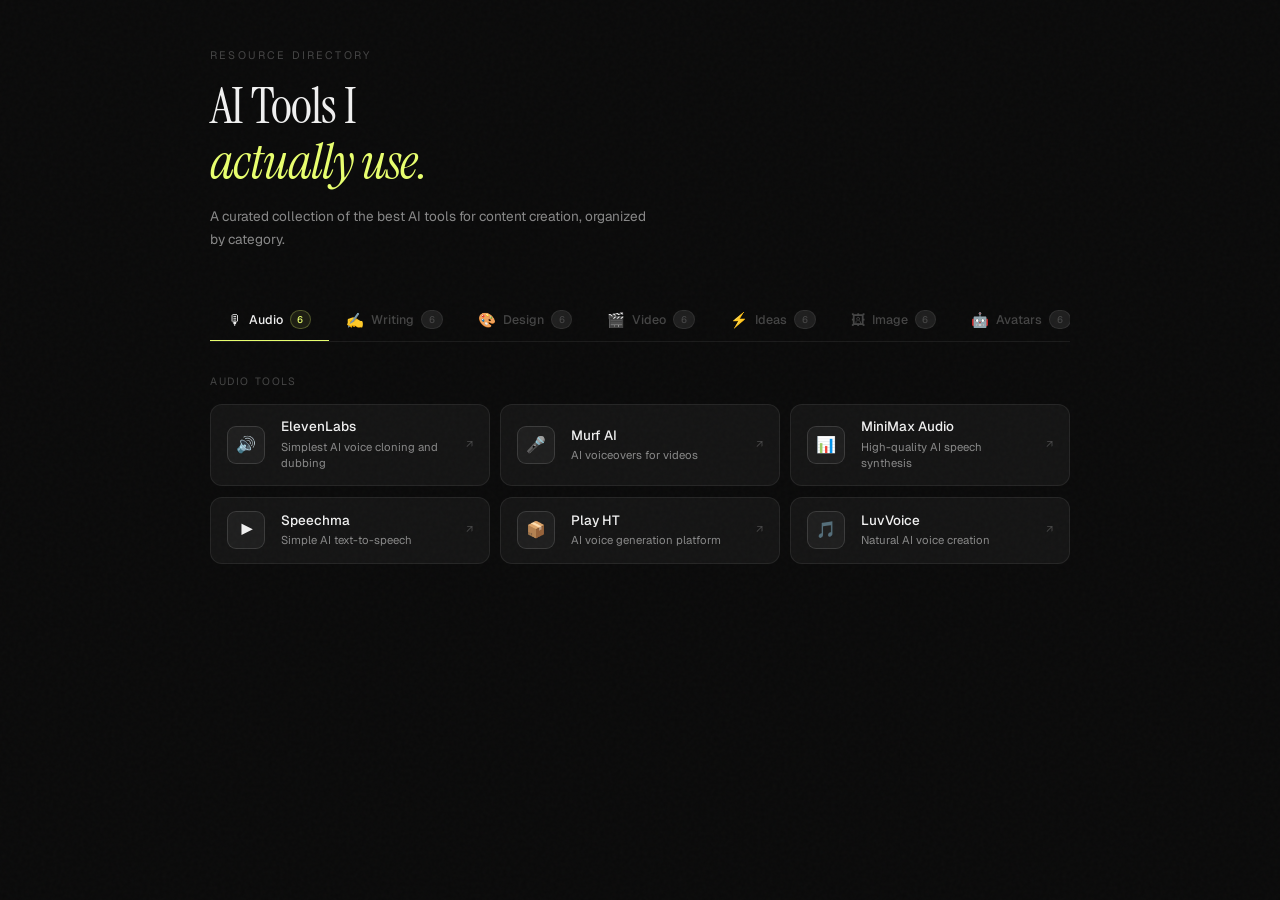
<file: ai-tools-directory.html>
<!DOCTYPE html>
<html lang="en">

<head>
  <meta charset="UTF-8">
  <meta name="viewport" content="width=device-width, initial-scale=1.0">
  <title>AI Tools Directory — JRG Portfolio</title>
  <link rel="preconnect" href="https://fonts.googleapis.com">
  <link
    href="https://fonts.googleapis.com/css2?family=Instrument+Serif:ital@0;1&family=Geist:wght@300;400;500;600&display=swap"
    rel="stylesheet">
  <style>
    *,
    *::before,
    *::after {
      box-sizing: border-box;
      margin: 0;
      padding: 0;
    }

    :root {
      --bg: #0a0a0a;
      --surface: #141414;
      --surface2: #1e1e1e;
      --surface3: #252525;
      --border: rgba(255, 255, 255, 0.07);
      --border2: rgba(255, 255, 255, 0.13);
      --text: #f0f0f0;
      --text2: #888;
      --text3: #444;
      --accent: #e8ff6e;
      --accent-fg: #0a0a0a;
      --accent-dim: rgba(232, 255, 110, 0.08);
      --accent-glow: rgba(232, 255, 110, 0.15);
      --radius: 12px;
    }

    html {
      scroll-behavior: smooth;
    }

    body {
      background: var(--bg);
      color: var(--text);
      font-family: 'Geist', sans-serif;
      font-weight: 400;
      -webkit-font-smoothing: antialiased;
      min-height: 100vh;
      padding: 3rem 1.5rem;
    }

    body::after {
      content: '';
      position: fixed;
      inset: 0;
      background-image: url("data:image/svg+xml,%3Csvg viewBox='0 0 256 256' xmlns='http://www.w3.org/2000/svg'%3E%3Cfilter id='n'%3E%3CfeTurbulence type='fractalNoise' baseFrequency='0.9' numOctaves='4' stitchTiles='stitch'/%3E%3C/filter%3E%3Crect width='100%25' height='100%25' filter='url(%23n)' opacity='0.025'/%3E%3C/svg%3E");
      pointer-events: none;
      z-index: 9000;
    }

    /* ── WRAPPER ── */
    .directory-wrap {
      max-width: 860px;
      margin: 0 auto;
      position: relative;
      z-index: 1;
    }

    /* ── PAGE HEADER ── */
    .page-header {
      margin-bottom: 3rem;
    }

    .page-eyebrow {
      font-size: 0.68rem;
      letter-spacing: 0.2em;
      text-transform: uppercase;
      color: var(--text3);
      margin-bottom: 1rem;
    }

    .page-title {
      font-family: 'Instrument Serif', serif;
      font-size: clamp(2rem, 5vw, 3.2rem);
      font-weight: 400;
      line-height: 1.1;
      letter-spacing: -0.02em;
    }

    .page-title em {
      font-style: italic;
      color: var(--accent);
    }

    .page-sub {
      font-size: 0.85rem;
      color: var(--text2);
      line-height: 1.7;
      margin-top: 0.9rem;
      max-width: 440px;
    }

    /* ── CATEGORY TABS ── */
    .cat-tabs-wrap {
      display: flex;
      gap: 0;
      margin-bottom: 0;
      overflow-x: auto;
      scrollbar-width: none;
      border-bottom: 1px solid var(--border);
    }

    .cat-tabs-wrap::-webkit-scrollbar {
      display: none;
    }

    .cat-tab {
      display: inline-flex;
      align-items: center;
      gap: 7px;
      padding: 0.7rem 1.1rem;
      font-family: 'Geist', sans-serif;
      font-size: 0.78rem;
      font-weight: 500;
      color: var(--text3);
      background: none;
      border: none;
      border-bottom: 2px solid transparent;
      cursor: pointer;
      transition: color 0.2s, border-color 0.2s;
      white-space: nowrap;
      margin-bottom: -1px;
    }

    .cat-tab:hover {
      color: var(--text2);
    }

    .cat-tab.active {
      color: var(--text);
      border-bottom-color: var(--accent);
    }

    .cat-tab .tab-icon {
      font-size: 0.9rem;
    }

    .cat-tab .tab-count {
      font-size: 0.6rem;
      background: var(--surface2);
      border: 1px solid var(--border);
      border-radius: 999px;
      padding: 0.1rem 0.42rem;
      color: var(--text3);
      transition: background 0.2s, color 0.2s, border-color 0.2s;
    }

    .cat-tab.active .tab-count {
      background: var(--accent-dim);
      border-color: rgba(232, 255, 110, 0.25);
      color: var(--accent);
    }

    /* ── PANELS ── */
    .cat-panel {
      display: none;
      padding-top: 1.8rem;
    }

    .cat-panel.active {
      display: block;
      animation: fadeUp 0.3s ease both;
    }

    @keyframes fadeUp {
      from {
        opacity: 0;
        transform: translateY(8px)
      }

      to {
        opacity: 1;
        transform: translateY(0)
      }
    }

    /* ── TOOLS GRID ── */
    .tools-grid {
      display: grid;
      grid-template-columns: repeat(auto-fill, minmax(260px, 1fr));
      gap: 0.65rem;
    }

    /* ── TOOL CARD ── */
    .tool-card {
      display: flex;
      align-items: center;
      gap: 1rem;
      padding: 0.85rem 1rem;
      background: var(--surface);
      border: 1px solid var(--border);
      border-radius: var(--radius);
      text-decoration: none;
      color: inherit;
      transition: border-color 0.2s, background 0.2s, transform 0.15s;
      position: relative;
      overflow: hidden;
      cursor: pointer;
    }

    .tool-card::before {
      content: '';
      position: absolute;
      inset: 0;
      background: linear-gradient(135deg, var(--accent-dim) 0%, transparent 55%);
      opacity: 0;
      transition: opacity 0.2s;
    }

    .tool-card:hover {
      border-color: var(--border2);
      background: #111;
      transform: translateY(-1px);
      box-shadow: 0 8px 24px rgba(0, 0, 0, 0.4);
    }

    .tool-card:hover::before {
      opacity: 1;
    }

    /* icon */
    .tool-icon {
      width: 38px;
      height: 38px;
      border-radius: 9px;
      background: var(--surface2);
      border: 1px solid var(--border2);
      display: flex;
      align-items: center;
      justify-content: center;
      font-size: 1rem;
      flex-shrink: 0;
      position: relative;
      z-index: 1;
      overflow: hidden;
    }

    .tool-icon img {
      width: 22px;
      height: 22px;
      object-fit: contain;
    }

    .tool-icon span {
      font-size: 1rem;
      line-height: 1;
    }

    /* text */
    .tool-info {
      flex: 1;
      min-width: 0;
      position: relative;
      z-index: 1;
    }

    .tool-name {
      font-size: 0.84rem;
      font-weight: 500;
      color: var(--text);
      line-height: 1.3;
      margin-bottom: 0.18rem;
      white-space: nowrap;
      overflow: hidden;
      text-overflow: ellipsis;
    }

    .tool-desc {
      font-size: 0.71rem;
      color: var(--text2);
      line-height: 1.45;
    }

    /* arrow */
    .tool-arrow {
      flex-shrink: 0;
      color: var(--text3);
      font-size: 0.7rem;
      transition: color 0.2s, transform 0.2s;
      position: relative;
      z-index: 1;
    }

    .tool-card:hover .tool-arrow {
      color: var(--accent);
      transform: translate(2px, -2px);
    }

    /* ── SECTION LABEL ── */
    .section-label {
      font-size: 0.66rem;
      letter-spacing: 0.15em;
      text-transform: uppercase;
      color: var(--text3);
      margin-bottom: 1rem;
      margin-top: 0.2rem;
    }
  </style>
</head>

<body>
  <div class="directory-wrap">

    <!-- Header -->
    <div class="page-header">
      <div class="page-eyebrow">Resource Directory</div>
      <h1 class="page-title">AI Tools I<br><em>actually use.</em></h1>
      <p class="page-sub">A curated collection of the best AI tools for content creation, organized by category.</p>
    </div>

    <!-- Category Tabs -->
    <div class="cat-tabs-wrap">
      <button class="cat-tab active" onclick="switchTab('audio', this)">
        <span class="tab-icon">🎙</span> Audio <span class="tab-count">6</span>
      </button>
      <button class="cat-tab" onclick="switchTab('writing', this)">
        <span class="tab-icon">✍️</span> Writing <span class="tab-count">6</span>
      </button>
      <button class="cat-tab" onclick="switchTab('design', this)">
        <span class="tab-icon">🎨</span> Design <span class="tab-count">6</span>
      </button>
      <button class="cat-tab" onclick="switchTab('video', this)">
        <span class="tab-icon">🎬</span> Video <span class="tab-count">6</span>
      </button>
      <button class="cat-tab" onclick="switchTab('ideas', this)">
        <span class="tab-icon">⚡</span> Ideas <span class="tab-count">6</span>
      </button>
      <button class="cat-tab" onclick="switchTab('image', this)">
        <span class="tab-icon">🖼</span> Image <span class="tab-count">6</span>
      </button>
      <button class="cat-tab" onclick="switchTab('avatars', this)">
        <span class="tab-icon">🤖</span> Avatars <span class="tab-count">6</span>
      </button>
    </div>

    <!-- ── 1. AUDIO ── -->
    <div class="cat-panel active" id="panel-audio">
      <div class="section-label">Audio Tools</div>
      <div class="tools-grid">
        <a class="tool-card" href="https://elevenlabs.io" target="_blank" rel="noopener">
          <div class="tool-icon"><span>🔊</span></div>
          <div class="tool-info">
            <div class="tool-name">ElevenLabs</div>
            <div class="tool-desc">Simplest AI voice cloning and dubbing</div>
          </div>
          <div class="tool-arrow">↗</div>
        </a>
        <a class="tool-card" href="https://murf.ai" target="_blank" rel="noopener">
          <div class="tool-icon"><span>🎤</span></div>
          <div class="tool-info">
            <div class="tool-name">Murf AI</div>
            <div class="tool-desc">AI voiceovers for videos</div>
          </div>
          <div class="tool-arrow">↗</div>
        </a>
        <a class="tool-card" href="https://minimax.io" target="_blank" rel="noopener">
          <div class="tool-icon"><span>📊</span></div>
          <div class="tool-info">
            <div class="tool-name">MiniMax Audio</div>
            <div class="tool-desc">High-quality AI speech synthesis</div>
          </div>
          <div class="tool-arrow">↗</div>
        </a>
        <a class="tool-card" href="https://speechma.com" target="_blank" rel="noopener">
          <div class="tool-icon"><span>▶️</span></div>
          <div class="tool-info">
            <div class="tool-name">Speechma</div>
            <div class="tool-desc">Simple AI text-to-speech</div>
          </div>
          <div class="tool-arrow">↗</div>
        </a>
        <a class="tool-card" href="https://play.ht" target="_blank" rel="noopener">
          <div class="tool-icon"><span>📦</span></div>
          <div class="tool-info">
            <div class="tool-name">Play HT</div>
            <div class="tool-desc">AI voice generation platform</div>
          </div>
          <div class="tool-arrow">↗</div>
        </a>
        <a class="tool-card" href="https://luvvoice.com" target="_blank" rel="noopener">
          <div class="tool-icon"><span>🎵</span></div>
          <div class="tool-info">
            <div class="tool-name">LuvVoice</div>
            <div class="tool-desc">Natural AI voice creation</div>
          </div>
          <div class="tool-arrow">↗</div>
        </a>
      </div>
    </div>

    <!-- ── 2. WRITING ── -->
    <div class="cat-panel" id="panel-writing">
      <div class="section-label">Writing Tools</div>
      <div class="tools-grid">
        <a class="tool-card" href="https://chat.openai.com" target="_blank" rel="noopener">
          <div class="tool-icon"><span>🤖</span></div>
          <div class="tool-info">
            <div class="tool-name">ChatGPT</div>
            <div class="tool-desc">Conversational AI for writing and ideas</div>
          </div>
          <div class="tool-arrow">↗</div>
        </a>
        <a class="tool-card" href="https://viralsky.ai" target="_blank" rel="noopener">
          <div class="tool-icon"><span>📈</span></div>
          <div class="tool-info">
            <div class="tool-name">ViralSky</div>
            <div class="tool-desc">AI thread writer trained on viral content</div>
          </div>
          <div class="tool-arrow">↗</div>
        </a>
        <a class="tool-card" href="https://claude.ai" target="_blank" rel="noopener">
          <div class="tool-icon"><span>✳️</span></div>
          <div class="tool-info">
            <div class="tool-name">Claude</div>
            <div class="tool-desc">Long-form reasoning AI assistant</div>
          </div>
          <div class="tool-arrow">↗</div>
        </a>
        <a class="tool-card" href="https://deepseek.com" target="_blank" rel="noopener">
          <div class="tool-icon"><span>🔭</span></div>
          <div class="tool-info">
            <div class="tool-name">DeepSeek</div>
            <div class="tool-desc">Advanced reasoning language model</div>
          </div>
          <div class="tool-arrow">↗</div>
        </a>
        <a class="tool-card" href="https://qwen.ai" target="_blank" rel="noopener">
          <div class="tool-icon"><span>🌐</span></div>
          <div class="tool-info">
            <div class="tool-name">Qwen</div>
            <div class="tool-desc">Multilingual AI language model</div>
          </div>
          <div class="tool-arrow">↗</div>
        </a>
        <a class="tool-card" href="https://gemini.google.com" target="_blank" rel="noopener">
          <div class="tool-icon"><span>💠</span></div>
          <div class="tool-info">
            <div class="tool-name">Gemini</div>
            <div class="tool-desc">Google's multimodal AI model</div>
          </div>
          <div class="tool-arrow">↗</div>
        </a>
      </div>
    </div>

    <!-- ── 3. DESIGN ── -->
    <div class="cat-panel" id="panel-design">
      <div class="section-label">Design Tools</div>
      <div class="tools-grid">
        <a class="tool-card" href="https://skysnail.ai" target="_blank" rel="noopener">
          <div class="tool-icon"><span>🐌</span></div>
          <div class="tool-info">
            <div class="tool-name">SkySnail</div>
            <div class="tool-desc">AI-powered thumbnail generator</div>
          </div>
          <div class="tool-arrow">↗</div>
        </a>
        <a class="tool-card" href="https://canva.com" target="_blank" rel="noopener">
          <div class="tool-icon"><span>🎨</span></div>
          <div class="tool-info">
            <div class="tool-name">Canva</div>
            <div class="tool-desc">Easy graphic design platform</div>
          </div>
          <div class="tool-arrow">↗</div>
        </a>
        <a class="tool-card" href="https://figma.com" target="_blank" rel="noopener">
          <div class="tool-icon"><span>🔧</span></div>
          <div class="tool-info">
            <div class="tool-name">Figma</div>
            <div class="tool-desc">Easy graphic thumbnail design platform</div>
          </div>
          <div class="tool-arrow">↗</div>
        </a>
        <a class="tool-card" href="https://designs.ai" target="_blank" rel="noopener">
          <div class="tool-icon"><span>🤖</span></div>
          <div class="tool-info">
            <div class="tool-name">Designs AI</div>
            <div class="tool-desc">Created AI thumbnail design platform</div>
          </div>
          <div class="tool-arrow">↗</div>
        </a>
        <a class="tool-card" href="#" target="_blank" rel="noopener">
          <div class="tool-icon"><span>🧵</span></div>
          <div class="tool-info">
            <div class="tool-name">Stitch</div>
            <div class="tool-desc">Easy graphic design</div>
          </div>
          <div class="tool-arrow">↗</div>
        </a>
        <a class="tool-card" href="https://gamma.app/" target="_blank" rel="noopener">
          <div class="tool-icon"><span>🖌️</span></div>
          <div class="tool-info">
            <div class="tool-name">Gamma</div>
            <div class="tool-desc">Powerful ppt generator tool</div>
          </div>
          <div class="tool-arrow">↗</div>
        </a>
      </div>
    </div>

    <!-- ── 4. VIDEO ── -->
    <div class="cat-panel" id="panel-video">
      <div class="section-label">Video Tools</div>
      <div class="tools-grid">
        <a class="tool-card" href="#" target="_blank" rel="noopener">
          <div class="tool-icon"><span>▶️</span></div>
          <div class="tool-info">
            <div class="tool-name">Edits</div>
            <div class="tool-desc">Quick video and image edits</div>
          </div>
          <div class="tool-arrow">↗</div>
        </a>
        <a class="tool-card" href="https://capcut.com" target="_blank" rel="noopener">
          <div class="tool-icon"><span>✂️</span></div>
          <div class="tool-info">
            <div class="tool-name">CapCut</div>
            <div class="tool-desc">Simple video editing tool</div>
          </div>
          <div class="tool-arrow">↗</div>
        </a>
        <a class="tool-card" href="https://picsart.com" target="_blank" rel="noopener">
          <div class="tool-icon"><span>🅿️</span></div>
          <div class="tool-info">
            <div class="tool-name">Picsart</div>
            <div class="tool-desc">Creative photo editing app</div>
          </div>
          <div class="tool-arrow">↗</div>
        </a>
        <a class="tool-card" href="https://runwayml.com" target="_blank" rel="noopener">
          <div class="tool-icon"><span>🛫</span></div>
          <div class="tool-info">
            <div class="tool-name">Runway</div>
            <div class="tool-desc">AI video generation and editing</div>
          </div>
          <div class="tool-arrow">↗</div>
        </a>
        <a class="tool-card" href="https://kaiber.ai" target="_blank" rel="noopener">
          <div class="tool-icon"><span>🤖</span></div>
          <div class="tool-info">
            <div class="tool-name">Kaiber AI</div>
            <div class="tool-desc">AI-generated animated videos</div>
          </div>
          <div class="tool-arrow">↗</div>
        </a>
        <a class="tool-card" href="https://klingai.com" target="_blank" rel="noopener">
          <div class="tool-icon"><span>⭕</span></div>
          <div class="tool-info">
            <div class="tool-name">Kling AI</div>
            <div class="tool-desc">High-quality AI video generation</div>
          </div>
          <div class="tool-arrow">↗</div>
        </a>
      </div>
    </div>

    <!-- ── 5. IDEAS ── -->
    <div class="cat-panel" id="panel-ideas">
      <div class="section-label">Ideas & Research</div>
      <div class="tools-grid">
        <a class="tool-card" href="https://trends.google.com" target="_blank" rel="noopener">
          <div class="tool-icon"><span>📊</span></div>
          <div class="tool-info">
            <div class="tool-name">Google Trends</div>
            <div class="tool-desc">Track search trends</div>
          </div>
          <div class="tool-arrow">↗</div>
        </a>
        <a class="tool-card" href="https://answersocrates.com" target="_blank" rel="noopener">
          <div class="tool-icon"><span>🏛️</span></div>
          <div class="tool-info">
            <div class="tool-name">Answer Socrates</div>
            <div class="tool-desc">Question-based keyword research</div>
          </div>
          <div class="tool-arrow">↗</div>
        </a>
        <a class="tool-card" href="https://pinterest.com" target="_blank" rel="noopener">
          <div class="tool-icon"><span>📌</span></div>
          <div class="tool-info">
            <div class="tool-name">Pinterest</div>
            <div class="tool-desc">Visual inspiration platform</div>
          </div>
          <div class="tool-arrow">↗</div>
        </a>
        <a class="tool-card" href="https://chat.openai.com" target="_blank" rel="noopener">
          <div class="tool-icon"><span>💬</span></div>
          <div class="tool-info">
            <div class="tool-name">ChatGPT</div>
            <div class="tool-desc">Conversational AI for writing and ideas</div>
          </div>
          <div class="tool-arrow">↗</div>
        </a>
        <a class="tool-card" href="https://reddit.com" target="_blank" rel="noopener">
          <div class="tool-icon"><span>🔴</span></div>
          <div class="tool-info">
            <div class="tool-name">Reddit</div>
            <div class="tool-desc">Community-driven content research</div>
          </div>
          <div class="tool-arrow">↗</div>
        </a>
        <a class="tool-card" href="#" target="_blank" rel="noopener">
          <div class="tool-icon"><span>🚀</span></div>
          <div class="tool-info">
            <div class="tool-name">Stratup</div>
            <div class="tool-desc">Startup and idea discovery</div>
          </div>
          <div class="tool-arrow">↗</div>
        </a>
      </div>
    </div>

    <!-- ── 6. IMAGE ── -->
    <div class="cat-panel" id="panel-image">
      <div class="section-label">Image Generation</div>
      <div class="tools-grid">
        <a class="tool-card" href="https://chat.openai.com" target="_blank" rel="noopener">
          <div class="tool-icon"><span>🤖</span></div>
          <div class="tool-info">
            <div class="tool-name">ChatGPT</div>
            <div class="tool-desc">ChatGPT's popular image model</div>
          </div>
          <div class="tool-arrow">↗</div>
        </a>
        <a class="tool-card" href="https://nanobanana.ai" target="_blank" rel="noopener">
          <div class="tool-icon"><span>🍌</span></div>
          <div class="tool-info">
            <div class="tool-name">Nano Banana</div>
            <div class="tool-desc">AI image generation tool</div>
          </div>
          <div class="tool-arrow">↗</div>
        </a>
        <a class="tool-card" href="https://gentube.ai" target="_blank" rel="noopener">
          <div class="tool-icon"><span>▶️</span></div>
          <div class="tool-info">
            <div class="tool-name">GenTube</div>
            <div class="tool-desc">AI-generated visual content</div>
          </div>
          <div class="tool-arrow">↗</div>
        </a>
        <a class="tool-card" href="https://ideogram.ai" target="_blank" rel="noopener">
          <div class="tool-icon"><span>🧠</span></div>
          <div class="tool-info">
            <div class="tool-name">Ideogram</div>
            <div class="tool-desc">AI images with text accuracy</div>
          </div>
          <div class="tool-arrow">↗</div>
        </a>
        <a class="tool-card" href="#" target="_blank" rel="noopener">
          <div class="tool-icon"><span>⚡</span></div>
          <div class="tool-info">
            <div class="tool-name">Z-Image</div>
            <div class="tool-desc">Fast AI image creation</div>
          </div>
          <div class="tool-arrow">↗</div>
        </a>
        <a class="tool-card" href="https://qwen.ai" target="_blank" rel="noopener">
          <div class="tool-icon"><span>🌐</span></div>
          <div class="tool-info">
            <div class="tool-name">Qwen</div>
            <div class="tool-desc">Multilingual AI language model</div>
          </div>
          <div class="tool-arrow">↗</div>
        </a>
      </div>
    </div>

    <!-- ── 7. AVATARS ── -->
    <div class="cat-panel" id="panel-avatars">
      <div class="section-label">Avatar & Presenter Tools</div>
      <div class="tools-grid">
        <a class="tool-card" href="https://descript.com" target="_blank" rel="noopener">
          <div class="tool-icon"><span>🎛️</span></div>
          <div class="tool-info">
            <div class="tool-name">Descript</div>
            <div class="tool-desc">Text-based audio and video editing</div>
          </div>
          <div class="tool-arrow">↗</div>
        </a>
        <a class="tool-card" href="https://creatify.ai" target="_blank" rel="noopener">
          <div class="tool-icon"><span>▶️</span></div>
          <div class="tool-info">
            <div class="tool-name">Creatify</div>
            <div class="tool-desc">AI video ads generator</div>
          </div>
          <div class="tool-arrow">↗</div>
        </a>
        <a class="tool-card" href="https://canva.com" target="_blank" rel="noopener">
          <div class="tool-icon"><span>🎨</span></div>
          <div class="tool-info">
            <div class="tool-name">Canva</div>
            <div class="tool-desc">Simple avatars ready to use</div>
          </div>
          <div class="tool-arrow">↗</div>
        </a>
        <a class="tool-card" href="https://heygen.com" target="_blank" rel="noopener">
          <div class="tool-icon"><span>🎭</span></div>
          <div class="tool-info">
            <div class="tool-name">HeyGen</div>
            <div class="tool-desc">AI avatar video creation</div>
          </div>
          <div class="tool-arrow">↗</div>
        </a>
        <a class="tool-card" href="https://synthesia.io" target="_blank" rel="noopener">
          <div class="tool-icon"><span>🖥️</span></div>
          <div class="tool-info">
            <div class="tool-name">Synthesia</div>
            <div class="tool-desc">AI presenter video platform</div>
          </div>
          <div class="tool-arrow">↗</div>
        </a>
        <a class="tool-card" href="https://jogg.ai" target="_blank" rel="noopener">
          <div class="tool-icon"><span>🎙️</span></div>
          <div class="tool-info">
            <div class="tool-name">Jogg AI</div>
            <div class="tool-desc">Simplest AI voice cloning and dubbing</div>
          </div>
          <div class="tool-arrow">↗</div>
        </a>
      </div>
    </div>

  </div>

  <script>
    function switchTab(cat, btn) {
      document.querySelectorAll('.cat-tab').forEach(function (b) { b.classList.remove('active'); });
      document.querySelectorAll('.cat-panel').forEach(function (p) { p.classList.remove('active'); });
      btn.classList.add('active');
      var panel = document.getElementById('panel-' + cat);
      if (panel) panel.classList.add('active');
    }
  </script>
</body>

</html>
</file>
